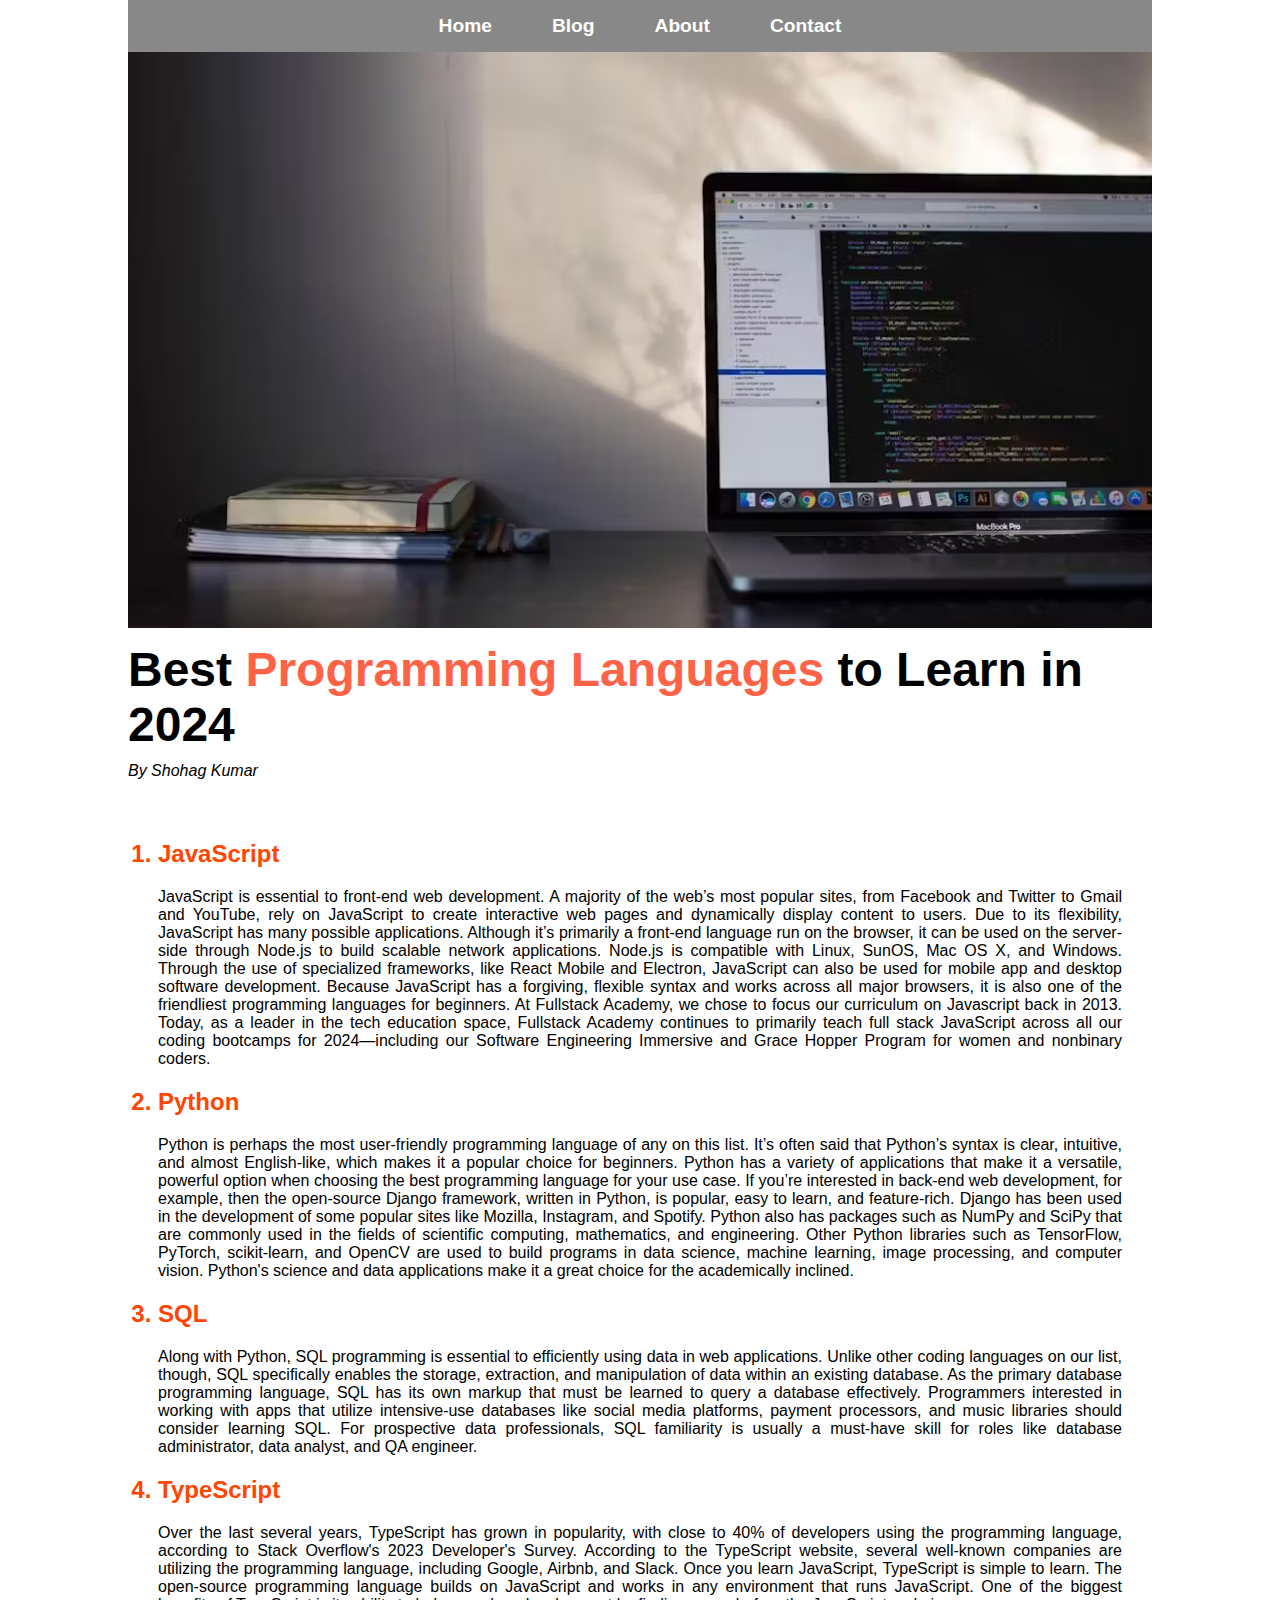
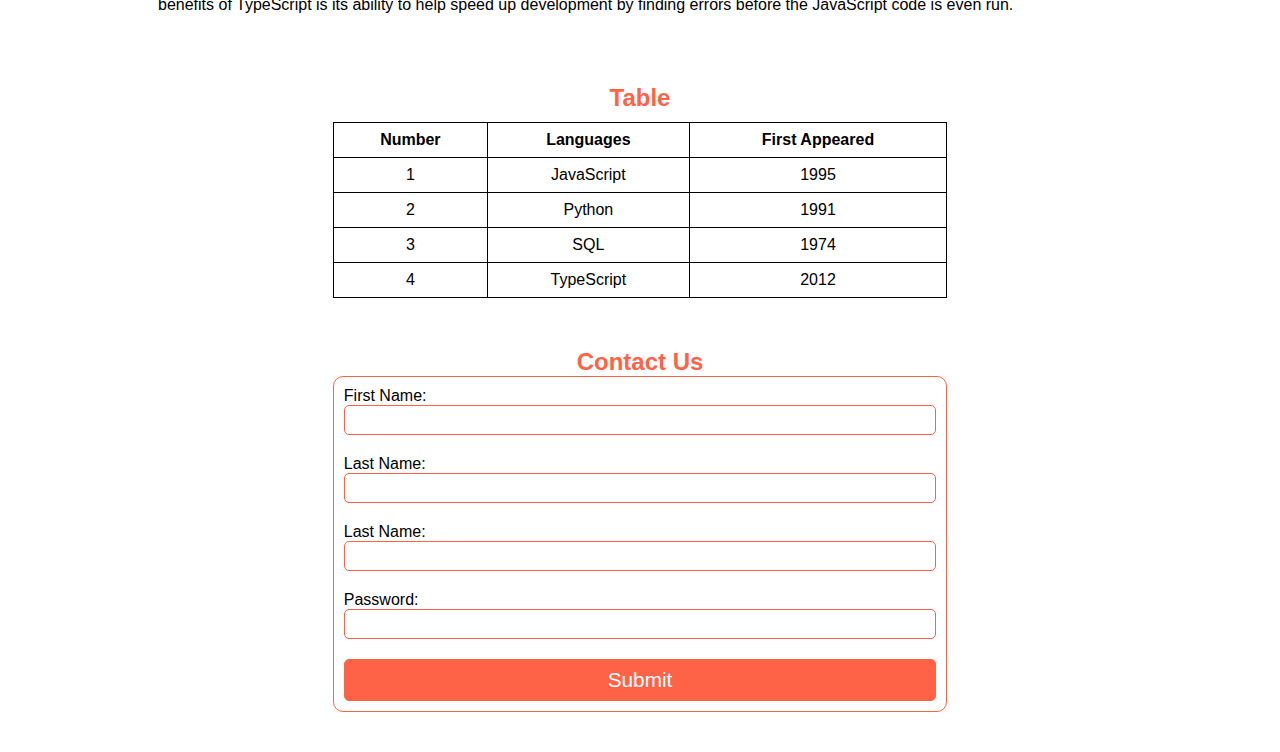
<file: 3 Sept -Tuesday- 2024/index.html>
<!DOCTYPE html>
<html lang="en">

<head>
    <meta charset="UTF-8">
    <meta name="viewport" content="width=device-width, initial-scale=1.0">
    <title>Create a blog site ( Try to include Table and Form)</title>
    <link rel="stylesheet" href="style.css">
</head>

<body>

    <!-- header section start from here  -->
    <header>
        <nav>
            <ul>
                <li><a href="#">Home</a></li>
                <li><a href="#">Blog</a></li>
                <li><a href="#">About</a></li>
                <li><a href="#">Contact</a></li>
            </ul>
        </nav>
    </header>
    <!-- header section ends here -->


    <!-- hero section start from here  -->
    <section class="hero-section">


        <!-- hero-section image start from here  -->
        <div class="hero-section-image">
            <img src="./laptop-coding-terminal.avif" alt="Hero Section Image" width="100%">
        </div>
        <div class="story-writer-copyright">
            <h1>Best <span>Programming Languages</span> to Learn in 2024</h1>
            <p>By Shohag Kumar</p>
        </div>
        <!-- hero-section image ends here -->





        <!-- Programming Section start from here  -->
        <div class="programming-lang">
            <article>
                <ol>
                    <li class="list-heading">JavaScript</li>
                    <p>JavaScript is essential to front-end web development. A majority of the web’s most popular
                        sites,
                        from Facebook and Twitter to Gmail and YouTube, rely on JavaScript to create interactive web
                        pages
                        and dynamically display content to users. Due to its flexibility, JavaScript has many
                        possible
                        applications. Although it’s primarily a front-end language run on the browser, it can be
                        used on the
                        server-side through Node.js to build scalable network applications. Node.js is compatible
                        with
                        Linux, SunOS, Mac OS X, and Windows. Through the use of specialized frameworks, like React
                        Mobile
                        and Electron, JavaScript can also be used for mobile app and desktop software development.
                        Because
                        JavaScript has a forgiving, flexible syntax and works across all major browsers, it is also
                        one of
                        the friendliest programming languages for beginners. At Fullstack Academy, we chose to focus
                        our
                        curriculum on Javascript back in 2013. Today, as a leader in the tech education space,
                        Fullstack
                        Academy continues to primarily teach full stack JavaScript across all our coding bootcamps
                        for
                        2024—including our Software Engineering Immersive and Grace Hopper Program for women and
                        nonbinary
                        coders.</p>
                    <li class="list-heading">Python</li>
                    <p>Python is perhaps the most user-friendly programming language of any on this list. It’s often
                        said
                        that Python’s syntax is clear, intuitive, and almost English-like, which makes it a popular
                        choice
                        for beginners. Python has a variety of applications that make it a versatile, powerful
                        option when
                        choosing the best programming language for your use case. If you’re interested in back-end
                        web
                        development, for example, then the open-source Django framework, written in Python, is
                        popular, easy
                        to learn, and feature-rich. Django has been used in the development of some popular sites
                        like
                        Mozilla, Instagram, and Spotify. Python also has packages such as NumPy and SciPy that are
                        commonly
                        used in the fields of scientific computing, mathematics, and engineering. Other Python
                        libraries
                        such as TensorFlow, PyTorch, scikit-learn, and OpenCV are used to build programs in data
                        science,
                        machine learning, image processing, and computer vision. Python's science and data
                        applications make
                        it a great choice for the academically inclined.</p>
                    <li class="list-heading">SQL</li>
                    <p>Along with Python, SQL programming is essential to efficiently using data in web
                        applications. Unlike
                        other coding languages on our list, though, SQL specifically enables the storage,
                        extraction, and
                        manipulation of data within an existing database. As the primary database programming
                        language, SQL
                        has its own markup that must be learned to query a database effectively. Programmers
                        interested in
                        working with apps that utilize intensive-use databases like social media platforms, payment
                        processors, and music libraries should consider learning SQL. For prospective data
                        professionals,
                        SQL familiarity is usually a must-have skill for roles like database administrator, data
                        analyst,
                        and QA engineer.
                    </p>
                    <li class="list-heading">TypeScript</li>
                    <p>Over the last several years, TypeScript has grown in popularity, with close to 40% of
                        developers
                        using the programming language, according to Stack Overflow's 2023 Developer's Survey.
                        According to
                        the TypeScript website, several well-known companies are utilizing the programming language,
                        including Google, Airbnb, and Slack. Once you learn JavaScript, TypeScript is simple to
                        learn. The
                        open-source programming language builds on JavaScript and works in any environment that runs
                        JavaScript. One of the biggest benefits of TypeScript is its ability to help speed up
                        development by
                        finding errors before the JavaScript code is even run.
                    </p>
                </ol>
            </article>
        </div>
        <!-- Programming Section ends here -->


        <!-- language tabel section start from here  -->

        <div class="lang-table">
            <h2 style="text-align: center; color: tomato;">Table</h2>
            <table>
                <thead>
                    <th>Number</th>
                    <th>Languages</th>
                    <th>First Appeared</th>
                </thead>
                <tbody>
                    <tr>
                        <td>1</td>
                        <td>JavaScript</td>
                        <td>1995</td>
                    </tr>
                    <tr>
                        <td>2</td>
                        <td>Python</td>
                        <td>1991</td>
                    </tr>
                    <tr>
                        <td>3</td>
                        <td>SQL</td>
                        <td>1974</td>
                    </tr>
                    <tr>
                        <td>4</td>
                        <td>TypeScript</td>
                        <td>2012</td>
                    </tr>
                </tbody>
            </table>
        </div>
        <!-- language tabel section ends here -->

        <!-- form section start from here  -->
        <h2 style="text-align: center; color: tomato; margin-top: 50px;">Contact Us</h2>
        <form>
            <div class="first-Name">
                <label for="firstName">First Name:</label><br>
                <input type="text" name="firstName" id="firstName" required>
            </div>
            <div class="last-Name">
                <label for="lastName">Last Name:</label><br>
                <input type="text" name="lastName" id="lastName" required>
            </div>
            <div class="email-section">
                <label for="email">Last Name:</label><br>
                <input type="email" name="email" id="email" required>
            </div>
            <div class="password-section">
                <label for="password">Password:</label><br>
                <input type="password" name="password" id="password" required>
            </div>
            <div class="form-button">
                <button type="submit">Submit</button>
            </div>
        </form>
        <!-- form section ends here -->

    </section>
    <!-- hero section ends here  -->

</body>

</html>
</file>
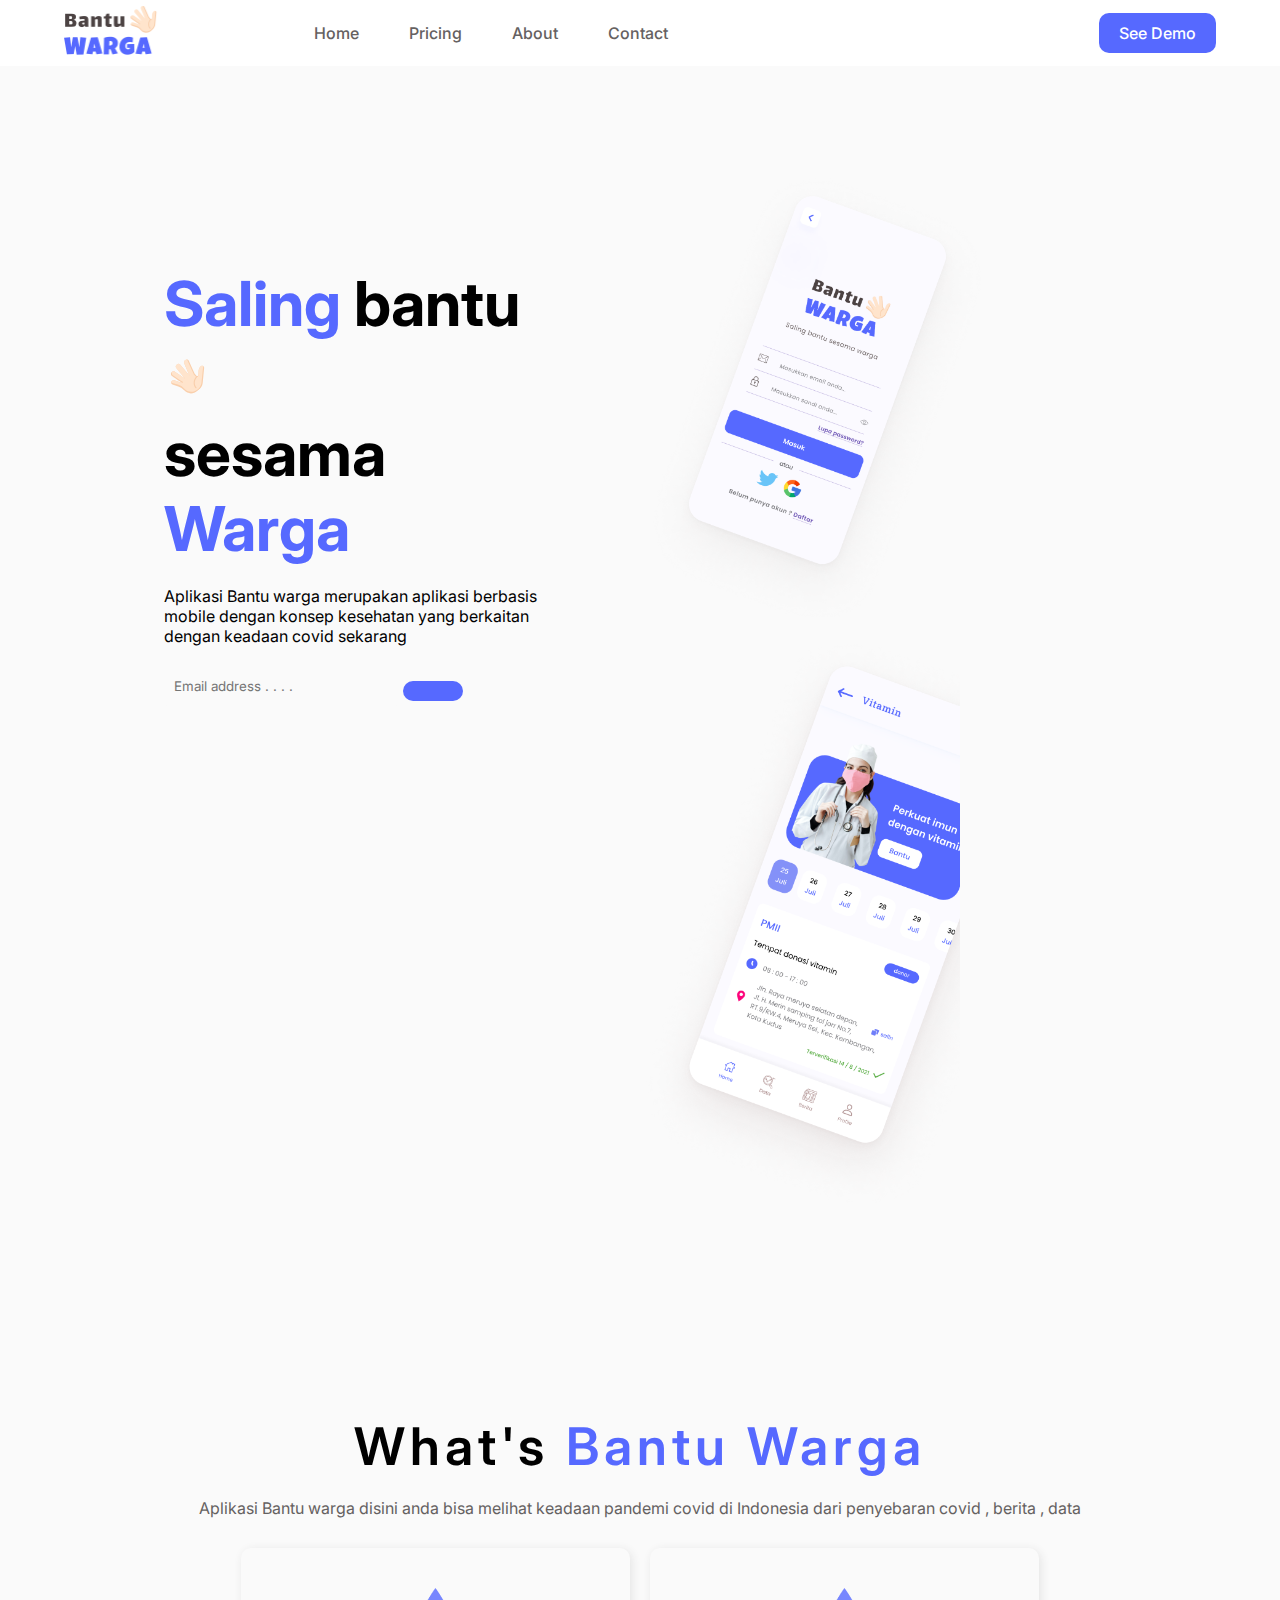
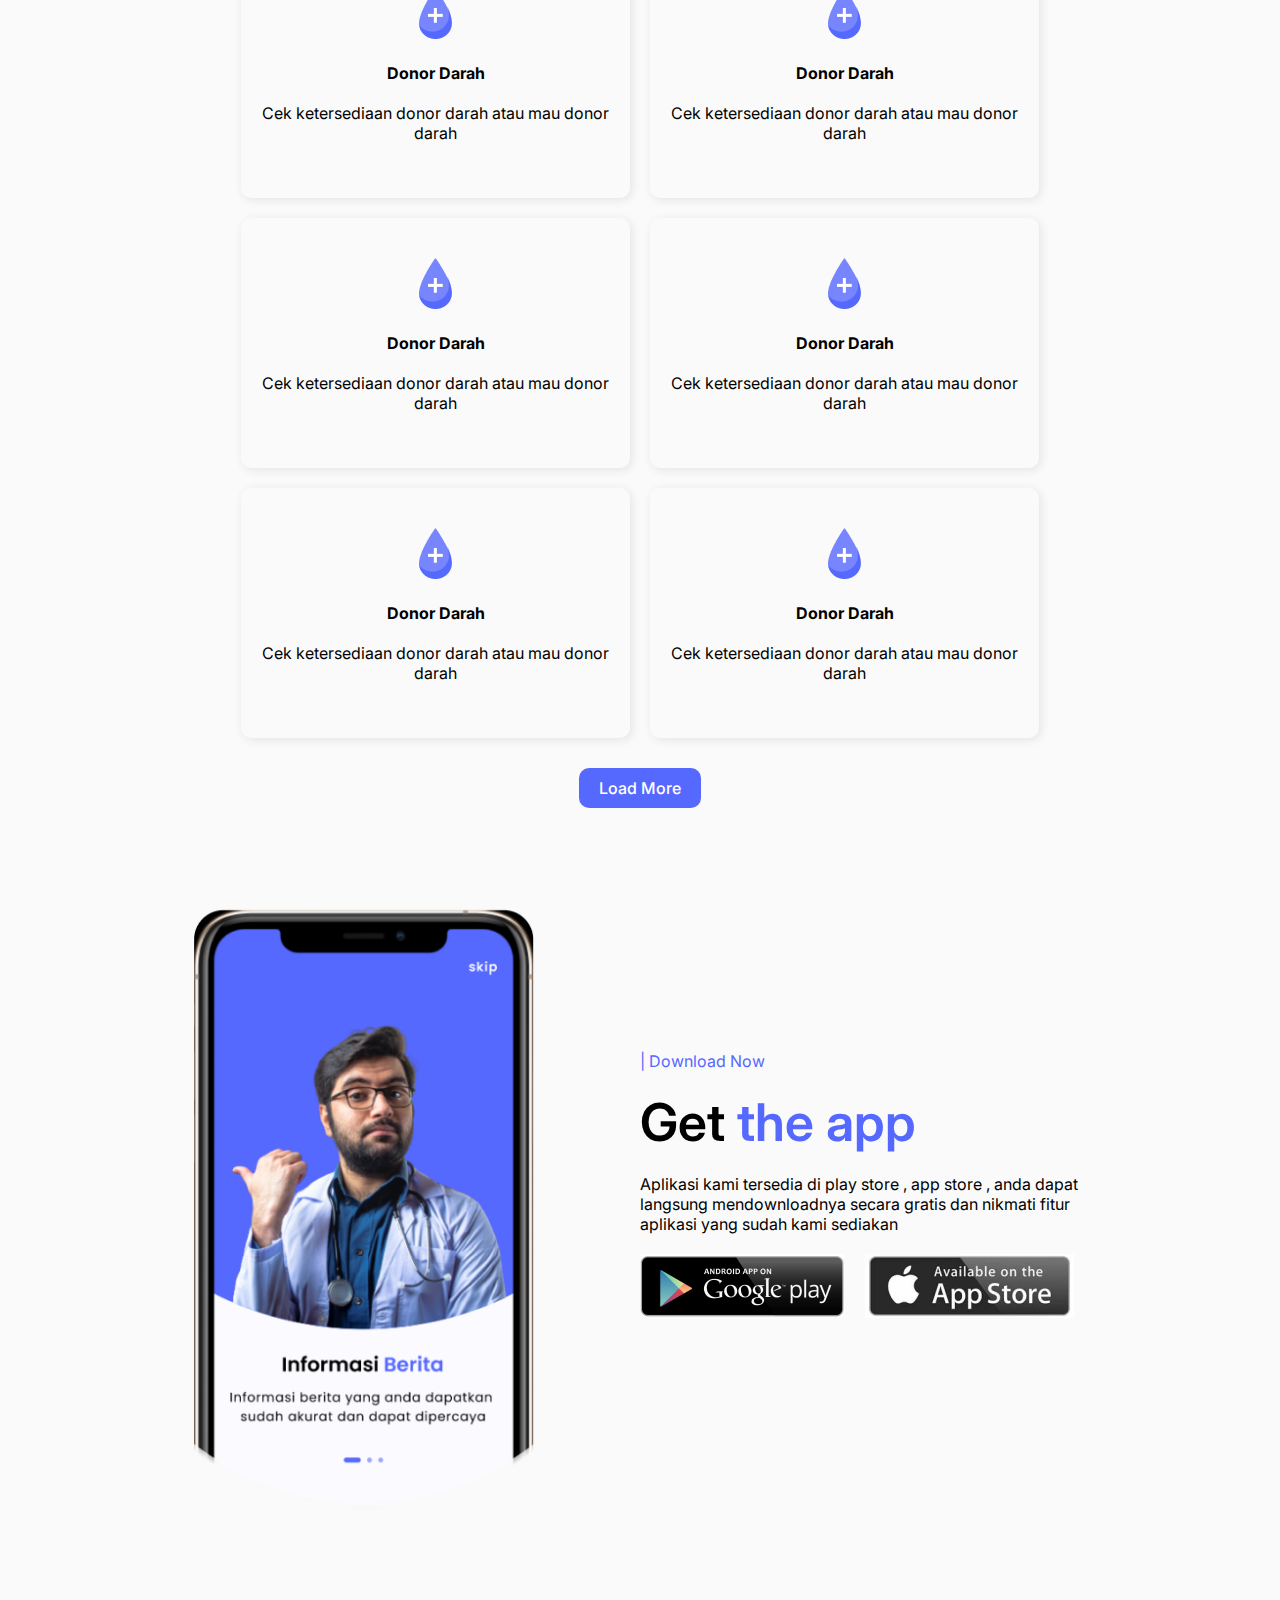
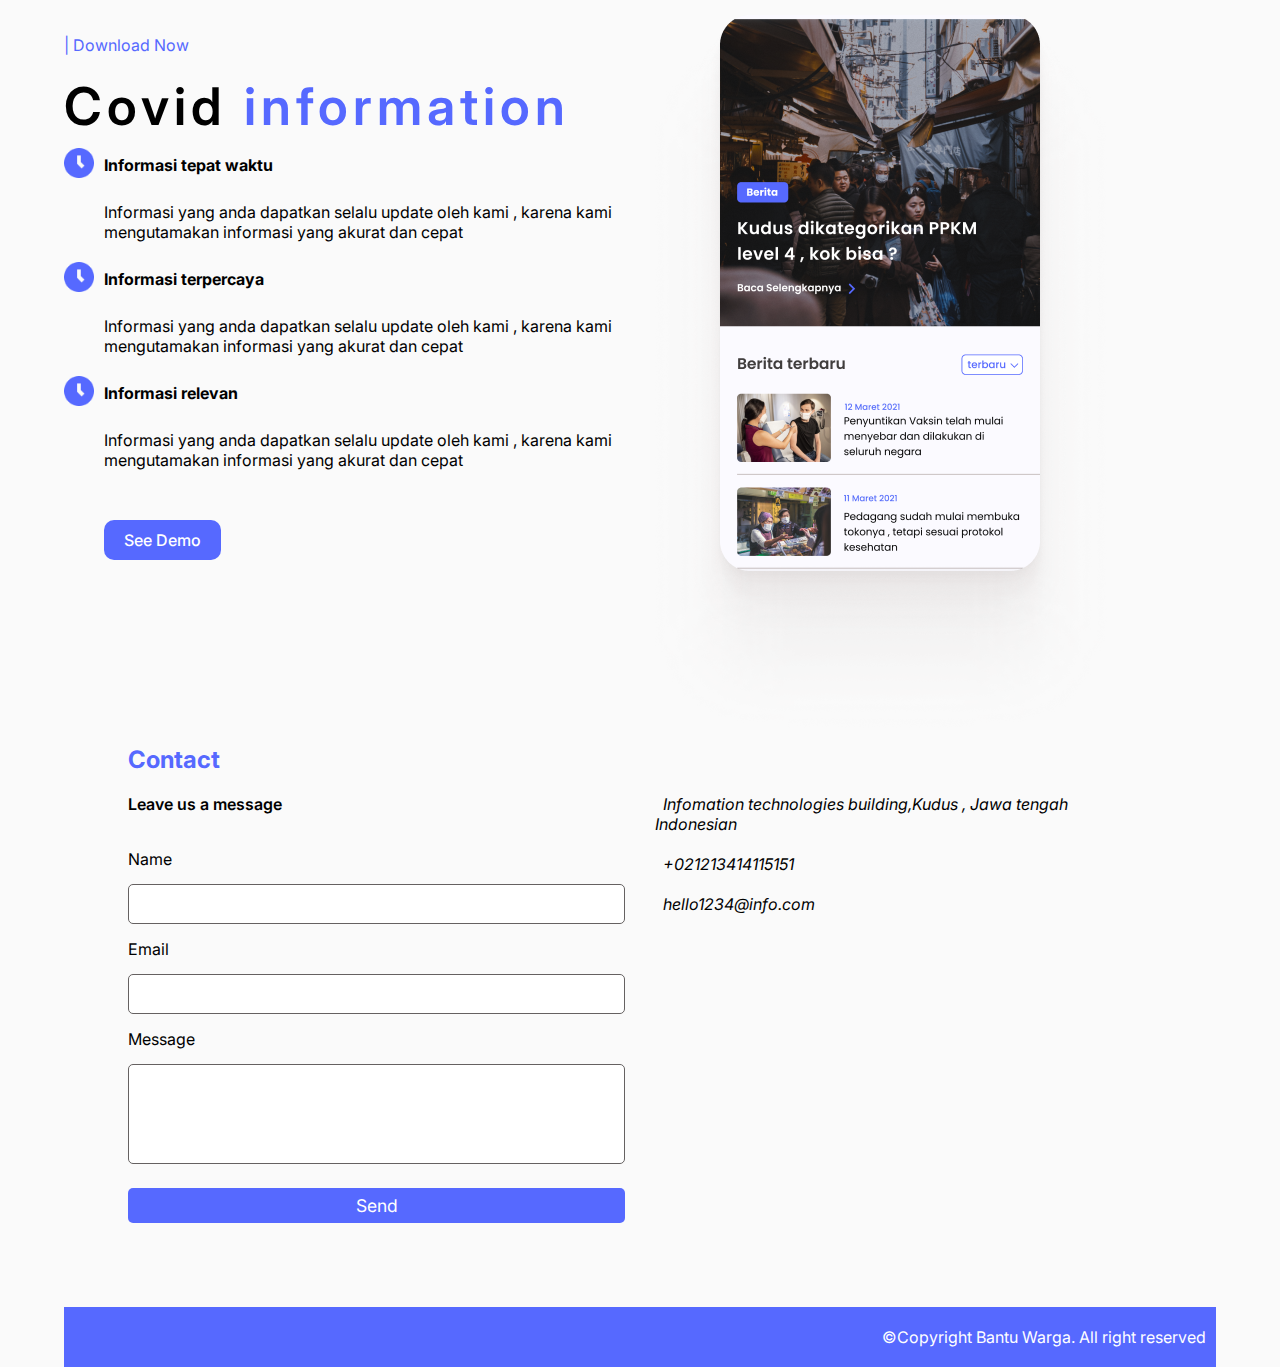
<file: 5 Sept - Thursday - 2024/index.html>
<!DOCTYPE html>
<html lang="en">

<head>
    <meta charset="UTF-8">
    <meta name="viewport" content="width=device-width, initial-scale=1.0">
    <title>Bantu Warga</title>
    <link rel="preconnect" href="https://fonts.googleapis.com">
    <link rel="preconnect" href="https://fonts.gstatic.com" crossorigin>
    <link
        href="https://fonts.googleapis.com/css2?family=Inter:ital,opsz,wght@0,14..32,100..900;1,14..32,100..900&display=swap"
        rel="stylesheet">
    <link rel="stylesheet" href="https://cdnjs.cloudflare.com/ajax/libs/font-awesome/6.6.0/css/all.min.css"
        integrity="sha512-Kc323vGBEqzTmouAECnVceyQqyqdsSiqLQISBL29aUW4U/M7pSPA/gEUZQqv1cwx4OnYxTxve5UMg5GT6L4JJg=="
        crossorigin="anonymous" referrerpolicy="no-referrer" />
    <link rel="stylesheet" href="style.css">
</head>

<body>
    <div class="global-row">
        <!-- header section start here  -->
        <header>
            <div class="sub-header">
                <div class="logo-nav-section">
                    <div class="logo">
                        <a href="#"><img src="./images/Group 384.png" alt="Bantu Warga site logo" width="100"
                                height="62"></a>
                    </div>
                    <nav class="nav">
                        <ul>
                            <li><a href="#">Home</a></li>
                            <li><a href="#">Pricing</a></li>
                            <li><a href="#">About</a></li>
                            <li><a href="#">Contact</a></li>
                        </ul>
                    </nav>
                </div>
                <div class="nav-btn">
                    <button class="see-demos-btn">See Demo</button>
                </div>
            </div>
        </header>
        <!-- header section ends here -->


        <!-- hero section start here  -->
        <section class="hero-section">
            <section class="hero-article">
                <h1>
                    <span class="hightlight">Saling</span> bantu <img src="./images/hello 1.svg" alt="" width="50">
                    <br>sesama <span class="hightlight">Warga</span>
                </h1>
                <p>Aplikasi Bantu warga merupakan aplikasi berbasis mobile dengan konsep kesehatan yang berkaitan dengan
                    keadaan covid sekarang</p>
                <div class="hero-article-input">
                    <input type="text" name="email" id="email" placeholder="Email address . . . . "> <button
                        type="submit"><i class="fa-solid fa-arrow-right"></i></button>
                </div>
            </section>
            <section class="hero-images">
                <div class="hero-img-1">
                    <img src="images/Welcome.png" alt="Welcome images" width="355">
                    <img src="images/Vitamin.png" alt="Vitamin images" width="320">
                </div>
            </section>
        </section>
        <!-- hero section ends here -->


        <!-- services section start here  -->
        <section class="services-section">
            <div class="services-section-article">
                <h2>What's <span class="hightlight">Bantu Warga</span></h2>
                <p>Aplikasi Bantu warga disini anda bisa melihat keadaan pandemi covid di Indonesia dari penyebaran
                    covid , berita , data </p>
            </div>
            <div class="services-items">
                <div class="donor-darah">
                    <div class="donor-img">
                        <img src="./images/Group 138.png" alt="donor-darah images">
                    </div>
                    <div class="donor-darah-article">
                        <h4>Donor Darah</h4>
                        <p>Cek ketersediaan donor darah atau mau donor darah</p>
                    </div>
                </div>
                <div class="donor-darah">
                    <div class="donor-img">
                        <img src="./images/Group 138.png" alt="donor-darah images">
                    </div>
                    <div class="donor-darah-article">
                        <h4>Donor Darah</h4>
                        <p>Cek ketersediaan donor darah atau mau donor darah</p>
                    </div>
                </div>
                <div class="donor-darah">
                    <div class="donor-img">
                        <img src="./images/Group 138.png" alt="donor-darah images">
                    </div>
                    <div class="donor-darah-article">
                        <h4>Donor Darah</h4>
                        <p>Cek ketersediaan donor darah atau mau donor darah</p>
                    </div>
                </div>
                <div class="donor-darah">
                    <div class="donor-img">
                        <img src="./images/Group 138.png" alt="donor-darah images">
                    </div>
                    <div class="donor-darah-article">
                        <h4>Donor Darah</h4>
                        <p>Cek ketersediaan donor darah atau mau donor darah</p>
                    </div>
                </div>
                <div class="donor-darah">
                    <div class="donor-img">
                        <img src="./images/Group 138.png" alt="donor-darah images">
                    </div>
                    <div class="donor-darah-article">
                        <h4>Donor Darah</h4>
                        <p>Cek ketersediaan donor darah atau mau donor darah</p>
                    </div>
                </div>
                <div class="donor-darah">
                    <div class="donor-img">
                        <img src="./images/Group 138.png" alt="donor-darah images">
                    </div>
                    <div class="donor-darah-article">
                        <h4>Donor Darah</h4>
                        <p>Cek ketersediaan donor darah atau mau donor darah</p>
                    </div>
                </div>
            </div>
            <div class="services-section-btn" style="text-align: center;">
                <button class="see-demos-btn">Load More</button>
            </div>
        </section>
        <!-- services section ends here -->



        <!-- app section start here  -->
        <section class="app-section">
            <div class="app-img">
                <img src="images/Mask Group.png" alt="Mask Group images" width="600">
            </div>
            <div class="app-section-article">
                <div class="download-para">
                    <p>&nbsp;Download Now</p>
                </div>
                <div class="app-section-downloads">
                    <h2>Get <span class="hightlight">the app</span></h2>
                    <p>Aplikasi kami tersedia di play store , app store , anda dapat langsung mendownloadnya secara
                        gratis dan nikmati fitur aplikasi yang sudah kami sediakan</p>
                    <div class="get-apps">
                        <div class="get-playstore">
                            <a href="#"><img src="./images/Mask Group (3).png" alt="Get App from Play Store"></a>
                        </div>
                        <div class="get-appstore">
                            <a href="#"><img src="./images/Mask Group (1).png" alt="Get App from app Store"></a>
                        </div>
                    </div>
                </div>
            </div>
        </section>
        <!-- app section ends here -->


        <!-- covid Infomation section start from here  -->
        <section class="covid-information">
            <div class="covid-info-section">
                <div class="download-para">
                    <p>&nbsp;Download Now</p>
                </div>
                <h2>Covid <span class="hightlight">information</span></h2>
                <div class="watku-section">
                    <div class="services-list">
                        <div><img src="./images/clock (2) 1.png" alt="" width="30px"></div>
                        <h4>Informasi tepat waktu</h4>
                    </div>
                    <p>Informasi yang anda dapatkan selalu update oleh kami , karena
                        kami mengutamakan informasi yang akurat dan cepat </p>
                </div>
                <div class="watku-section">
                    <div class="services-list">
                        <div><img src="./images/clock (2) 1.png" alt="" width="30px"></div>
                        <h4>Informasi terpercaya</h4>
                    </div>
                    <p>Informasi yang anda dapatkan selalu update oleh kami , karena
                        kami mengutamakan informasi yang akurat dan cepat </p>
                </div>
                <div class="watku-section">
                    <div class="services-list">
                        <div><img src="./images/clock (2) 1.png" alt="" width="30px"></div>
                        <h4>Informasi relevan</h4>
                    </div>
                    <p>Informasi yang anda dapatkan selalu update oleh kami , karena
                        kami mengutamakan informasi yang akurat dan cepat </p>
                </div>
                <div class="services-section-btn covid-btn">
                    <button class="see-demos-btn">See Demo</button>
                </div>
            </div>
            <div class="covid-image-section">
                <div class="img">
                    <img src="./images/Berita page 1.png" alt="">
                </div>
            </div>
        </section>
        <!-- covid Infomation section ends here -->



        <!-- contact section start from here  -->
        <section class="contact-section">
            <h2 class="hightlight">Contact</h2>
            <div class="contact-left-right">
                <div class="contact-section-left">
                    <p>Leave us a message</p>
                    <form action="">
                        <div class="Name-section">
                            <label for="name">Name</label>
                            <input type="text" name="name" id="name">
                        </div>
                        <div class="Email-section">
                            <label for="email">Email</label>
                            <input type="email" name="email" id="email">
                        </div>
                        <label for="message">Message</label>
                        <textarea name="message" id="message"></textarea>
                        <div class="form-btn">
                            <button>Send</button>
                        </div>
                    </form>
                </div>
                <div class="contact-section-right">
                    <address>
                        <ul>
                            <li><i class="fa-solid fa-location-dot"></i> &nbsp;&nbsp;Infomation technologies
                                building,Kudus , Jawa tengah Indonesian</li>
                            <li><i class="fa-solid fa-phone"></i>&nbsp;&nbsp;+021213414115151</li>
                            <li><i class="fa-solid fa-envelopes-bulk"></i>&nbsp;&nbsp;hello1234@info.com</li>
                            <li class="social-icons">
                                <i class="fa-brands fa-facebook"></i>
                                <i class="fa-brands fa-instagram"></i>
                                <i class="fa-brands fa-youtube"></i>
                                <i class="fa-brands fa-twitter"></i>
                            </li>
                        </ul>
                        <iframe
                            src="https://www.google.com/maps/embed?pb=!1m18!1m12!1m3!1d58543.69764814954!2d89.39394185116353!3d23.49719013379143!2m3!1f0!2f0!3f0!3m2!1i1024!2i768!4f13.1!3m3!1m2!1s0x39fe567274bd4605%3A0xb9b2a7ea3735a68b!2sMagura!5e0!3m2!1sen!2sbd!4v1725707579206!5m2!1sen!2sbd"
                            width="100%" height="260" style="border:0;" allowfullscreen="" loading="lazy"
                            referrerpolicy="no-referrer-when-downgrade"></iframe>
                    </address>
                </div>
            </div>
        </section>
        <!-- contact section ends here -->





        <footer>
            <div class="footer-icons">
                <ul>
                    <li class="social-icons">
                        <i class="fa-brands fa-facebook"></i>
                        <i class="fa-brands fa-instagram"></i>
                        <i class="fa-brands fa-youtube"></i>
                        <i class="fa-brands fa-twitter"></i>
                    </li>
                </ul>
                <p>&copy;Copyright Bantu Warga. All right reserved</p>
            </div>
        </footer>
    </div>
</body>

</html>
</file>
<file: 3 Sept -Tuesday- 2024/style.css>
* {
    margin: 0;
    padding: 0;
    box-sizing: border-box;
    text-decoration: none;
    outline: none;
    font-family: sans-serif;
}

body {
    width: 80%;
    margin: 0 auto;
}

/* header section start from here  */
header {
    background-color: rgb(136, 136, 136);
    position: sticky;
    top: 0;
    left: 0;
    z-index: 999;
}

nav ul {
    display: flex;
    gap: 40px;
    justify-content: center;
    padding: 15px 0;
    list-style-type: none;
}

nav ul li a {
    color: white;
    font-weight: 600;
    padding: 10px;
    transition: all 0.4s;
    border-radius: 5px;
    font-size: 1.2rem;
}

nav ul li a:hover {
    background-color: bisque;
    color: black;
}

/* header section ends here */


/* .story-writer-copyright start from here  */
.story-writer-copyright>h1 {
    font-size: 3rem;
    margin: 10px 0;
}

.story-writer-copyright>p {
    margin: 10px 0;
    font-style: italic;
}

span {
    color: tomato;
    font-weight: 900;
}

/* .story-writer-copyright ends here */



/* .programming-lang start from here  */
.programming-lang {
    padding: 30px;
    text-align: justify;
}

.list-heading {
    font-size: 1.5rem;
    font-weight: 700;
    margin: 20px 0;
    color: orangered;
}

/* .programming-lang ends here */

/* table section start from here  */
.lang-table {
    width: 60%;
    display: flex;
    flex-direction: column;
    justify-content: center;
    margin: 0 auto;
    margin-top: 40px;
}

table {
    margin-top: 10px;
    border: 1px solid;
    border-collapse: collapse;
    text-align: center;
}

th,
td {
    border: 1px solid;
    padding: 8px;
}

/* table section ends here */


/* form section start from here  */
form {
    width: 60%;
    margin: 0 auto;
    border: 1px solid tomato;
    border-radius: 10px;
    margin-bottom: 40px;
}

form>div {

    width: 100%;
    padding: 10px;
}

form>div>input {
    width: 100%;
    height: 30px;
    padding: 0 10px;
    border-radius: 5px;
    border: 1px solid tomato;
    outline: none;
}

.form-button > button{
    width: 100%;
    padding: 8px 0;
    border-radius: 5px;
    border: 1px solid tomato;
    background-color: tomato;
    font-size: 1.3rem;
    cursor: pointer;
    color: white;
}
/* form section ends  */
</file>
<file: 5 Sept - Thursday - 2024/style.css>
* {
    font-family: "Inter", sans-serif;
    margin: 0;
    padding: 0;
    box-sizing: border-box;
    outline: none;
    text-decoration: none;
    list-style: none;
}

:root {
    --blue: #5669FF;
    --darkGray: #656161;

}

header {
    background-color: rgb(255, 255, 255);
    display: flex;
    justify-content: center;
    position: sticky;
    top: 0;
    left: 0;
    z-index: 999;
}

.sub-header {
    display: flex;
    width: 90%;
    justify-content: space-between;
    align-items: center;
}
.global-row{
    background-color: rgb(250, 250, 250);
}
.logo-nav-section {
    display: flex;
    align-items: center;
    gap: 150px;
}

.nav>ul {
    display: flex;
    gap: 50px;
    font-size: 16px;
    font-weight: 500;
}

.nav ul li a {
    color: var(--darkGray);
}

.nav-btn>button {
    padding: 10px 20px;
    font-size: 16px;
    font-weight: 500;
    border-radius: 10px;
    border: none;
    background-color: var(--blue);
    color: white;
    cursor: pointer;
}

/* header section ends here */


/* hero section start from here  */
.hero-section {
    display: flex;
    margin: 0 auto;
    width: 90%;
}

.hero-section>section {
    width: 50%;
}

.hero-images>img {
    width: 260px;
}

.hero-article>h1 {
    font-size: 62px;
}

.hero-article{
    padding: 200px 100px;
}
.hero-images{
    padding: 100px 0;
}

.hero-article-input>input {
    height: 40px;
    padding: 0 10px;
    border: none;
    box-sizing: 1px 1px 10px rgb(240, 240, 240);
    border-radius: 5px;
    background-color: rgb(250, 250, 250);
}
[type="submit"]{
    padding: 10px 30px;
    border: none;
    background-color: var(--blue);
    color: white;
    border-radius: 10px;
    cursor: pointer;
}

/* hero section ends here */



/* .services-section start from here  */
.services-section {
    width: 90%;
    margin: 0 auto;
    margin-top: 100px;
}

.services-section-article {
    text-align: center;
}

.services-section-article>h2 {
    font-size: 52px;
    font-weight: 600;
    letter-spacing: 5px;
    margin: 10px 0;
}

.services-section-article>p {
    font-size: 16px;
    margin: 20px 0;
    font-weight: 400;
    color: var(--darkGray);
}

.hightlight {
    color: var(--blue);
}


.donor-darah {
    width: 389px;
    height: 250px;
    box-shadow: 2px 2px 10px rgb(228, 228, 228);
    border-radius: 10px;
    text-align: center;
    padding: 40px 20px;
}

.services-items {
    display: flex;
    justify-content: center;
    gap: 20px;
    margin-top: 30px;
    flex-wrap: wrap;
}

.donor-darah-article>h4,
p {
    margin: 20px 0;
}

.services-section-btn>button {
    background-color: var(--blue);
    padding: 10px 20px;
    margin: 30px 0;
    font-size: 16px;
    font-weight: 500;
    border-radius: 10px;
    border: none;
    color: white;
    cursor: pointer;
}

/* .services-section ends here */



/* app section start from here  */
.app-section {
    width: 90%;
    display: flex;
    align-items: center;
    margin: 0 auto;
}

.app-img {
    width: 50%;
    text-align: right;
}

.app-section-article {
    width: 50%;
    padding-right: 100px;
}

.download-para>p {
    color: var(--blue);
}

.download-para>p::before {
    content: "|";
}


.app-section-downloads>h2 {
    font-size: 52px;
    font-weight: 600;
    margin: 20px 0;
}

.get-apps {
    display: flex;
    gap: 20px;
}

/* app section ends here */



/* covid section start from here  */
.covid-information {
    width: 90%;
    margin: 0 auto;
    margin-top: 100px;
    display: flex;

}

.covid-info-section {
    width: 50%;
}

.covid-image-section {
    width: 50%;
}

.covid-info-section>h2 {
    font-size: 52px;
    font-weight: 600;
    letter-spacing: 5px;
    margin: 10px 0;
}

.services-list {
    display: flex;
    gap: 10px;
    align-items: center;
}

.watku-section>p {
    padding-left: 40px;
}

.covid-btn {
    padding-left: 40px;
}

/* covid section ends here */


/* contact section start from here  */
.contact-section {
    width: 80%;
    margin: 0 auto;
}

.contact-section-left>p {
    font-weight: 600;
}

.contact-left-right {
    gap: 30px;
    display: flex;
}

.contact-section-left {
    width: 50%;
}

.contact-section-right {
    width: 50%;
}

form input {
    width: 100%;
    height: 40px;
    padding: 0 10px;
    border-radius: 5px;
    border: 1px solid var(--darkGray);
}

label {
    margin: 15px 0;
    display: inline-block;
}

textarea {
    resize: none;
    width: 100%;
    height: 100px;
    border-radius: 5px;
    border: 1px solid var(--darkGray);
    padding: 10px;
}

.form-btn>button {
    width: 100%;
    margin: 20px 0;
    height: 35px;
    cursor: pointer;
    font-size: 1.1rem;
    background-color: var(--blue);
    border: none;
    border-radius: 5px;
    color: white;
}

.contact-section-right {
    margin-bottom: 50px;
}

.contact-section-right ul li {
    margin: 20px 0;
}

.social-icons>i {
    font-size: 2rem;
    margin: 0 10px;
}

iframe {
    border-radius: 10px;
}

/* contact section ends */




.footer-icons {
    display: flex;
    justify-content: space-between;
    align-items: center;
    margin: 0 auto;
    width: 90%;
    background-color: var(--blue);
    color: white;
    padding: 0 10px;
}
</file>
